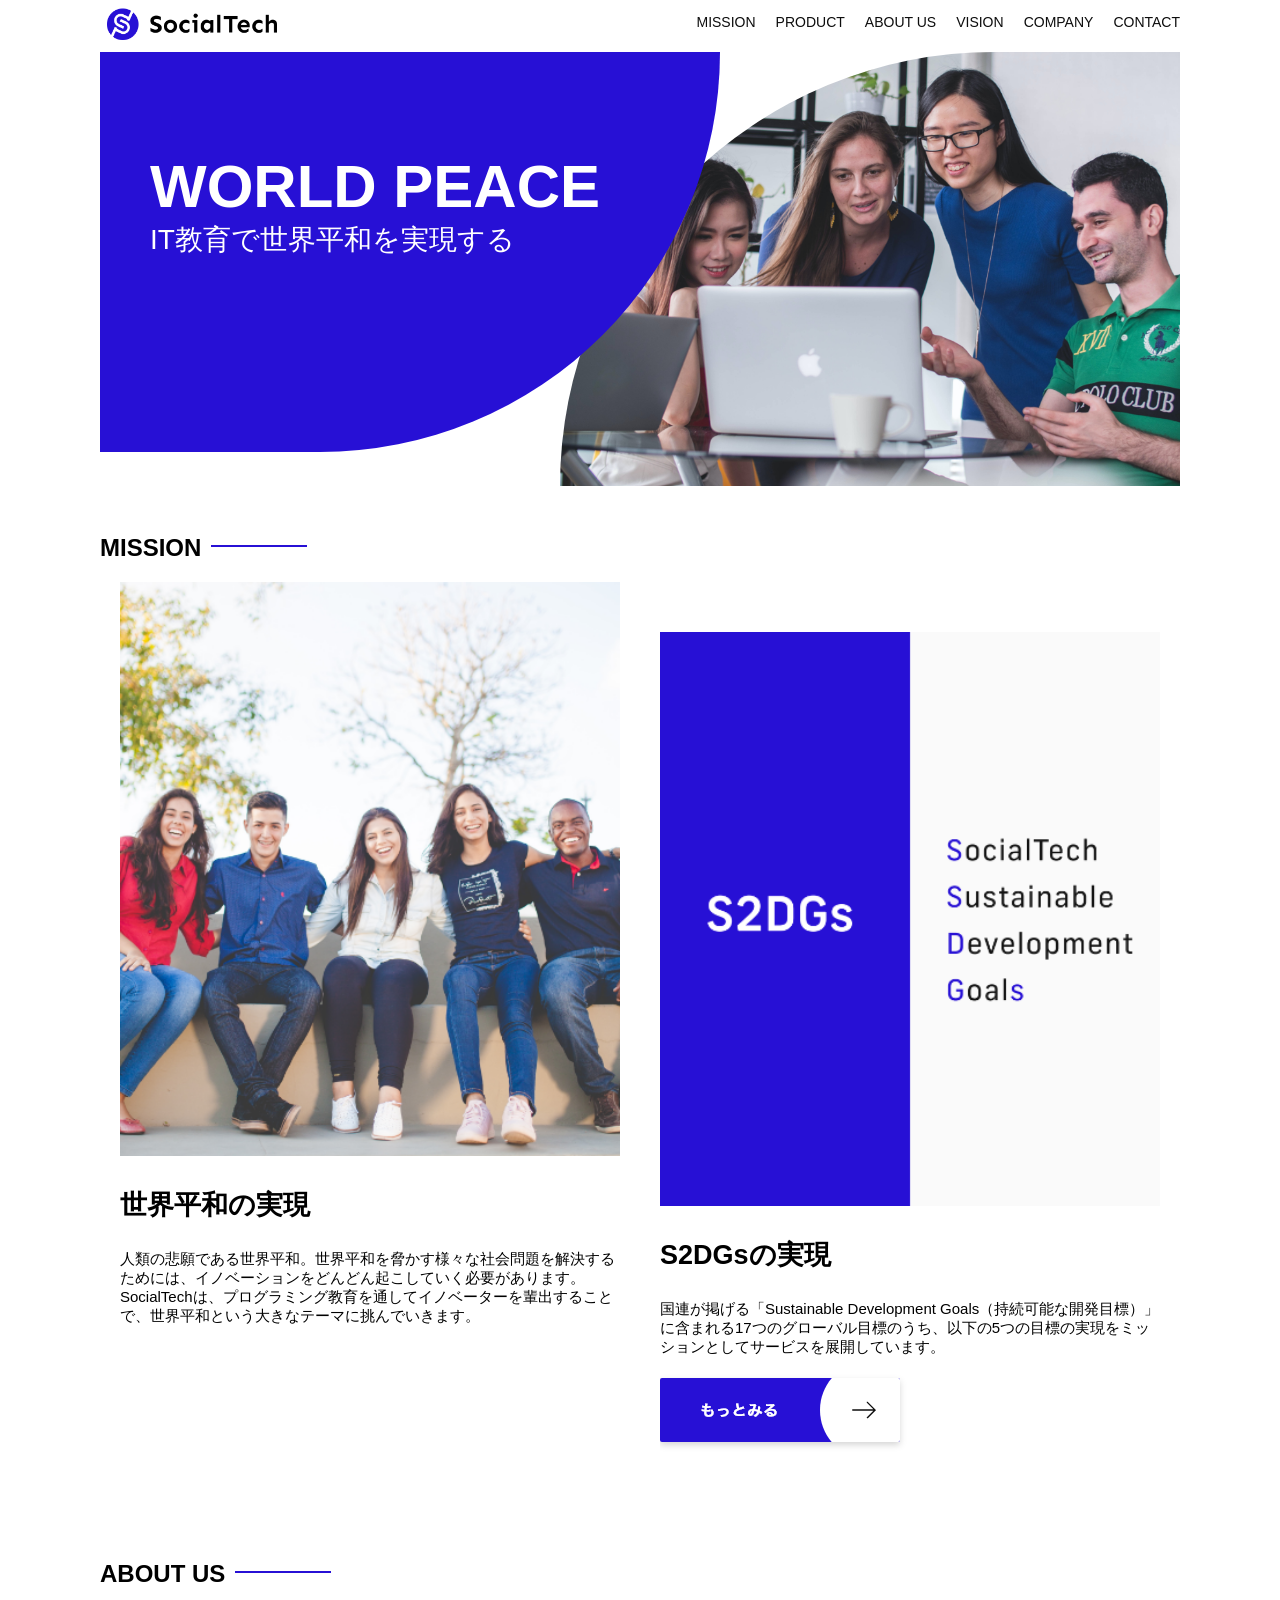
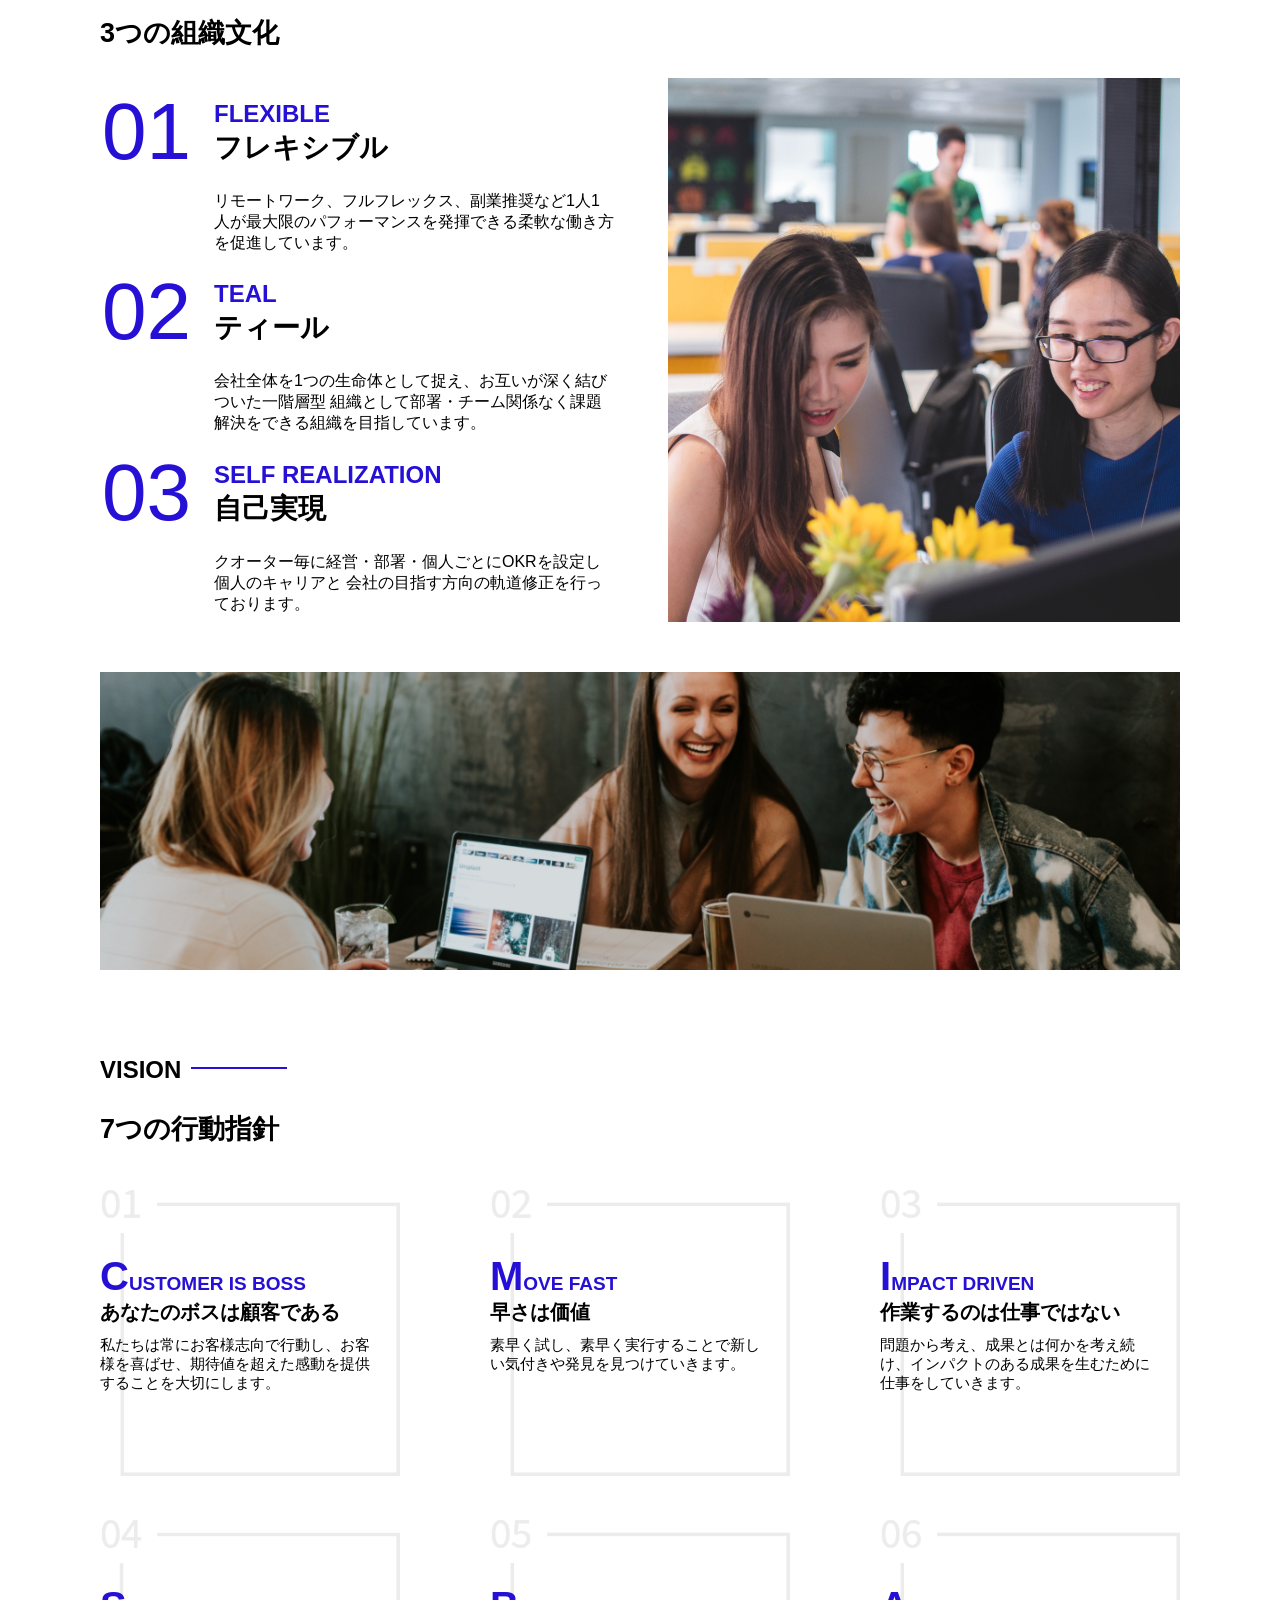
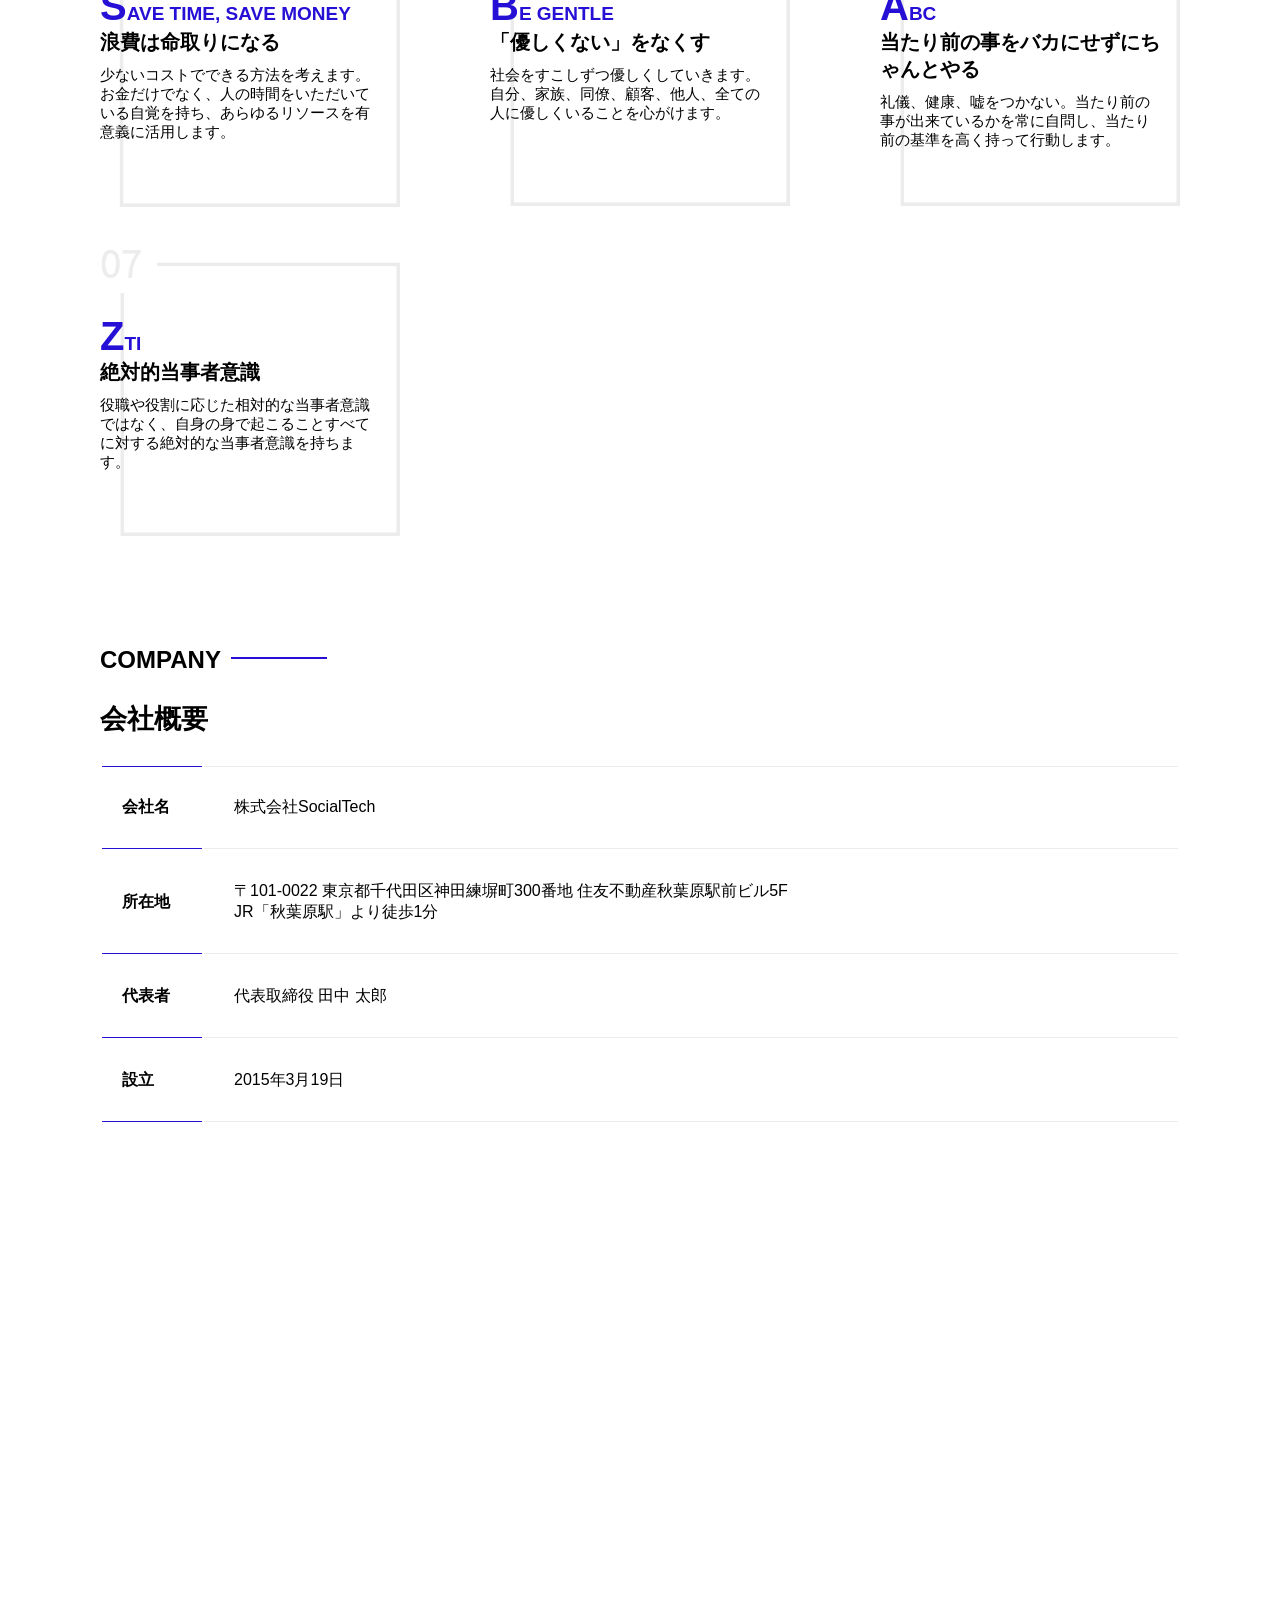
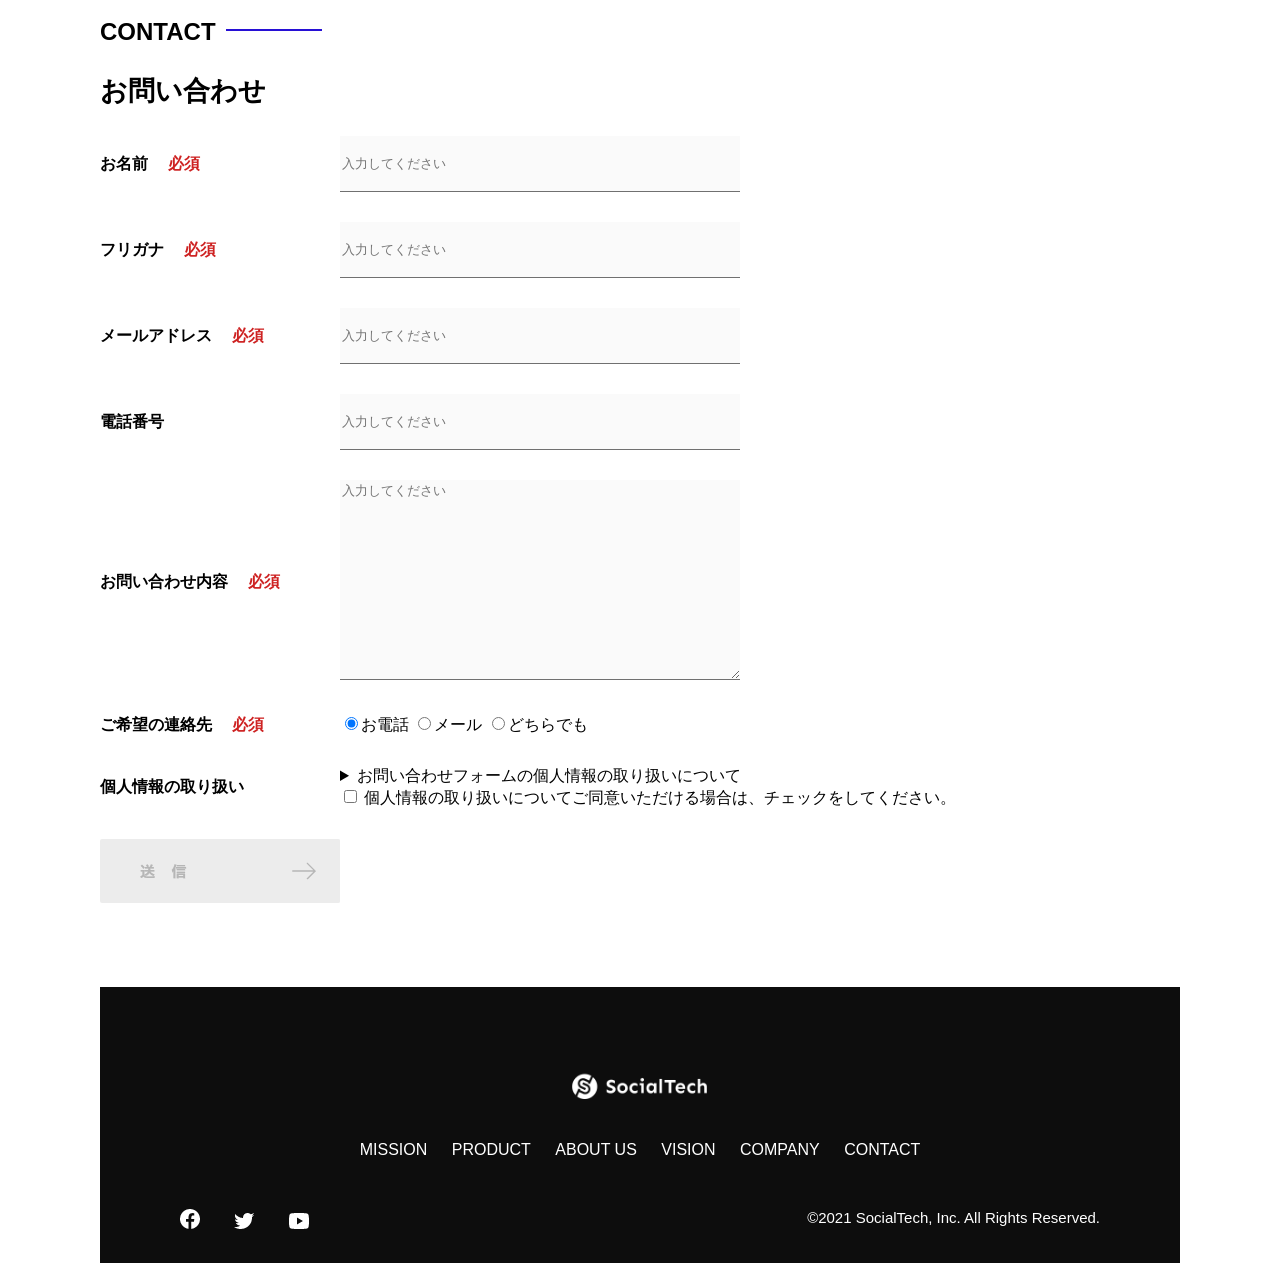
<file: index.html>
<!DOCTYPE html>
 <html>
 <head>
    <title>SocialTech</title>
     <meta charset="UTF-8">
     <meta name="description" content="SocialTechはEdTech業界のリーディングカンパニーを目指します。">
       <meta name="viewport" content="width=device-width, initial-scale=1.0">
        <link rel="stylesheet" href="style.css">
 </head>
 <body>
    <header>
       <a href="index.html" id="logo"><img src="images/logo.png" alt="トップページに戻る"></a>
     <nav id="nav-pc">
       <ul>
        <li><a href="mission.html">MISSION</a></li>
        <li><a href="product.html">PRODUCT</a></li>
        <li><a href="index.html#aboutus">ABOUT US</a></li>
        <li><a href="index.html#vision">VISION</a></li>
        <li><a href="index.html#company">COMPANY</a></li>
        <li><a href="index.html#contact">CONTACT</a></li>
       </ul>
   </nav>
   <button id="menu-sp" onclick="document.getElementById('nav-sp').style.display = 'block'">
         <img src="images/button-menu.png" alt="ナビゲーションを開く">
       </button>
       <div id="nav-sp">
         <button id="close" onclick="document.getElementById('nav-sp').style.display = 'none'">
           <img src="images/button-close.png" alt="ナビゲーションを閉じる">
         </button>

         <nav>
           <ul>
             <li>
               <a id="logo-sp" href="index.html" onclick="document.getElementById('nav-sp').style.display = 'none'"><img src="images/logo-sp.png" alt="トップページに戻る"></a>
             </li>
             <li><a class="menu" href="mission.html" onclick="document.getElementById('nav-sp').style.display = 'none'">MISSION</a></li>
             <li><a class="menu" href="product.html" onclick="document.getElementById('nav-sp').style.display = 'none'">PRODUCT</a></li>
             <li><a class="menu" href="index.html#aboutus" onclick="document.getElementById('nav-sp').style.display = 'none'">ABOUT US</a></li>
             <li><a class="menu" href="index.html#vision" onclick="document.getElementById('nav-sp').style.display = 'none'">VISION</a></li>
             <li><a class="menu" href="index.html#company" onclick="document.getElementById('nav-sp').style.display = 'none'">COMPANY</a></li>
             <li><a class="menu" href="index.html#contact" onclick="document.getElementById('nav-sp').style.display = 'none'">CONTACT</a></li>
           </ul>
         </nav>
         <div id="sns">
           <a href="https://www.facebook.com/sejuku2013">
             <img src="images/button-facebook.png" alt="Facebookのリンク">
           </a>
           <a href="https://twitter.com/samuraijuku">
             <img src="images/button-twitter.png" alt="Twitterのリンク">
           </a>
           <a href="https://www.youtube.com/channel/UCCFOQO5aDK0xXam4cUQXT8g">
             <img src="images/button-youtube.png" alt="YouTubeのリンク">
           </a>
         </div>
       </div>
  </header>
   <main>
    <article>
        <section id="main-visual">
            <div id="main-message">
            <h1>WORLD PEACE</h1>
            <p>IT教育で世界平和を実現する</p>
        </div>
        <img src="images/index/index-main.png" alt="PCの周りに集まる多国籍の仲間たち">
      </section>
      <section id="mission">
        <h2 class="index-h2">MISSION</h2>
        <div id="mission-flex">
          <div>
           <img id="mission-photo" src="images/index/index-mission.png" alt="屋外のベンチで写真を撮影する多国籍の仲間たち">
            <h3>世界平和の実現</h3>
            <p>
              人類の悲願である世界平和。世界平和を脅かす様々な社会問題を解決するためには、イノベーションをどんどん起こしていく必要があります。SocialTechは、プログラミング教育を通してイノベーターを輩出することで、世界平和という大きなテーマに挑んでいきます。
            </p>
          </div>
          <div>
          <img id="s2dgs" src="images/index/s2dgs.png" alt="S2DGs">
            <h3>S2DGsの実現</h3>
            <p>国連が掲げる「Sustainable Development Goals（持続可能な開発目標）」に含まれる17つのグローバル目標のうち、以下の5つの目標の実現をミッションとしてサービスを展開しています。</p>
            <a href="mission.html">
              <img src="images/button-more.png" alt="もっとみる">
            </a>
        </div>
      </section>
      <section id="aboutus">
        <h2 class="index-h2">ABOUT US</h2>
        <h3>3つの組織文化</h3>
        <div>
          <table class="culture-table">
            <tr>
              <td class="culture-num">01</td>
              <th><span class="culture-en">FLEXIBLE</span><br>フレキシブル</th>
            </tr>
            <tr>
              <td>
                <!--空のセル-->
              </td>
              <td class="culture-description">リモートワーク、フルフレックス、副業推奨など1人1人が最大限のパフォーマンスを発揮できる柔軟な働き方を促進しています。</td>
            </tr>
            <tr>
              <td class="culture-num">02</td>
              <th><span class="culture-en">TEAL</span><br>ティール</th>
            </tr>
            <tr>
              <td>
                <!--空のセル-->
              </td>
              <td class="culture-description">会社全体を1つの生命体として捉え、お互いが深く結びついた一階層型 組織として部署・チーム関係なく課題解決をできる組織を目指しています。</td>
            </tr>
            <tr>
              <td class="culture-num">03</td>
              <th><span class="culture-en">SELF REALIZATION</span><br>自己実現</th>
            </tr>
            <tr>
              <td>
                <!--空のセル-->
              </td>
              <td class="culture-description">クオーター毎に経営・部署・個人ごとにOKRを設定し個人のキャリアと 会社の目指す方向の軌道修正を行っております。</td>
            </tr>
          </table>
          <img class="culture-img" src="images/index/index-aboutus1.png" alt="笑顔で話し合う2人の女性">
        </div>
        <img class="culture-img2" src="images/index/index-aboutus2.png" alt="笑顔で話し合う3人の男女">
      </section>
       <section id="vision">
        <h2 class="index-h2">VISION</h2>
        <h3>7つの行動指針</h3>
        <div>
            <div class="vision-box">
               <img src="images/index/vision-01.png" alt="01">
               <div>
                 <h4>CUSTOMER IS BOSS</h4>
                 <h5>あなたのボスは顧客である</h5>
                 <p>私たちは常にお客様志向で行動し、お客様を喜ばせ、期待値を超えた感動を提供することを大切にします。</p>
               </div>
             </div>
             <div class="vision-box">
               <img src="images/index/vision-02.png" alt="02">
               <div>
                 <h4>MOVE FAST</h4>
                 <h5>早さは価値</h5>
                 <p>素早く試し、素早く実行することで新しい気付きや発見を見つけていきます。</p>
               </div>
             </div>
             <div class="vision-box">
               <img src="images/index/vision-03.png" alt="03">
               <div>
                 <h4>IMPACT DRIVEN</h4>
                 <h5>作業するのは仕事ではない</h5>
                 <p>問題から考え、成果とは何かを考え続け、インパクトのある成果を生むために仕事をしていきます。</p>
               </div>
             </div>
             <div class="vision-box">
               <img src="images/index/vision-04.png" alt="04">
               <div>
                 <h4>SAVE TIME, SAVE MONEY</h4>
                 <h5>浪費は命取りになる</h5>
                 <p>少ないコストでできる方法を考えます。お金だけでなく、人の時間をいただいている自覚を持ち、あらゆるリソースを有意義に活用します。</p>
               </div>
             </div>
             <div class="vision-box">
               <img src="images/index/vision-05.png" alt="05">
               <div>
                 <h4>BE GENTLE</h4>
                 <h5>「優しくない」をなくす</h5>
                 <p>社会をすこしずつ優しくしていきます。自分、家族、同僚、顧客、他人、全ての人に優しくいることを心がけます。</p>
               </div>
             </div>
             <div class="vision-box">
               <img src="images/index/vision-06.png" alt="06">
               <div>
                 <h4>ABC</h4>
                 <h5>当たり前の事をバカにせずにちゃんとやる</h5>
                 <p>礼儀、健康、嘘をつかない。当たり前の事が出来ているかを常に自問し、当たり前の基準を高く持って行動します。</p>
               </div>
             </div>
             <div class="vision-box">
               <img src="images/index/vision-07.png" alt="07">
               <div>
                 <h4>ZTI</h4>
                 <h5>絶対的当事者意識</h5>
                 <p>役職や役割に応じた相対的な当事者意識ではなく、自身の身で起こることすべてに対する絶対的な当事者意識を持ちます。</p>
               </div>
             </div>
        </div>
      </section>
       <section id="company">
        <h2 class="index-h2">COMPANY</h2>
        <h3>会社概要</h3>
        <table id="company-table">
             <tr>
               <th class="tableheader tableheader-first">会社名</th>
               <td class="cell cell-first">株式会社SocialTech</td>
             </tr>
             <tr>
               <th class="tableheader">所在地</th>
               <td class="cell">〒101-0022 東京都千代田区神田練塀町300番地 住友不動産秋葉原駅前ビル5F<br>JR「秋葉原駅」より徒歩1分</td>
             </tr>
             <tr>
               <th class="tableheader">代表者</th>
               <td class="cell">代表取締役 田中 太郎</td>
             </tr>
             <tr>
               <th class="tableheader">設立</th>
               <td class="cell">2015年3月19日</td>
             </tr>
           </table>
           <iframe src="https://www.google.com/maps/embed?pb=!1m18!1m12!1m3!1d3240.0688551336807!2d139.7720776771055!3d35.69992317258124!2m3!1f0!2f0!3f0!3m2!1i1024!2i768!4f13.1!3m3!1m2!1s0x60188fee13660e23%3A0x77137876edf742ac!2z5L2P5Y-L5LiN5YuV55Sj56eL6JGJ5Y6f6aeF5YmN44OT44Or!5e0!3m2!1sja!2sjp!4v1704858013291!5m2!1sja!2sjp" 
 style="border: 0" allowfullscreen="" loading="lazy">
 </iframe>
      </section>
      <section id="contact">
        <h2 class="index-h2">CONTACT</h2>
        <h3>お問い合わせ</h3>
        <form>
          <div>
            <div class="contact-heading">
              <label class="contact-label">お名前<span class="contact-span">必須</span></label>
            </div>
            <div>
              <input type="text" name="name" placeholder="入力してください" class="contact-textbox">
            </div>
          </div>
          <div>
            <div class="contact-heading">
              <label class="contact-label">フリガナ<span class="contact-span">必須</span></label>
            </div>
            <div>
              <input type="text" name="hurigana" placeholder="入力してください" class="contact-textbox">
            </div>
          </div>
          <div>
            <div class="contact-heading">
              <label class="contact-label">メールアドレス<span class="contact-span">必須</span></label>
            </div>
            <div>
              <input type="text" name="email" placeholder="入力してください" class="contact-textbox">
            </div>
          </div>
          <div>
            <div class="contact-heading">
              <label class="contact-label">電話番号</label>
            </div>
            <div>
              <input type="text" name="tel" placeholder="入力してください" class="contact-textbox">
            </div>
          </div>
          <div>
            <div class="contact-heading">
              <label class="contact-label">お問い合わせ内容<span class="contact-span">必須</span></label>
            </div>
            <div>
              <textarea class="contact-textarea" placeholder="入力してください" name="message"></textarea>
            </div>
          </div>
          <div>
            <div class="contact-heading">
              <label class="contact-label">ご希望の連絡先<span class="contact-span">必須</span></label>
            </div>
            <div>
              <input class="radiobutton" type="radio" value="tel" name="contact" checked><label>お電話</label>
              <input class="radiobutton" type="radio" value="mail" name="contact"><label>メール</label>
              <input class="radiobutton" type="radio" value="both" name="contact"><label>どちらでも</label>
            </div>
          </div>
          <div>
               <div class="contact-heading">
                 <label class="contact-label">個人情報の取り扱い</label>
               </div>
               <div>
                 <details>
                   <summary>お問い合わせフォームの個人情報の取り扱いについて</summary>
                   <div>
                     <dl>
                       <dt>１．組織の名称又は氏名</dt>
                       <dd>株式会社SocialTech</dd>
                       <dt>２．個人情報保護管理者（若しくはその代理人）の氏名又は職名、所属及び連絡先</dt>
                       <dd>
                         <p>鈴木 一郎 コーポレート部</p>
                         <p>メールアドレス：samurai@example.com</p>
                         <p>TEL：03-1234-5678</p>
                       </dd>
                       <dt>３．個人情報の利用目的</dt>
                       <dd>
                         <ul>
                           <li>本サービス及び本サービスに関連する情報の提供又はそれらに関する連絡のため</li>
                           <li>ユーザーの本人確認のため</li>
                           <li>当社サービスのご案内のため</li>
                           <li>当社の商品等の広告または宣伝（電子メールによるものを含むものとします。）</li>
                         </ul>
                       </dd>
                       <dt>４．個人情報の取り扱い業務の委託</dt>
                       <dd>個人情報の取扱業務の全部または一部を外部に業務委託する場合があります。その際、弊社は、個人情報を適切に保護できる管理体制を敷き実行していることを条件として委託先を厳選したうえで、機密保持契約を委託先と締結し、お客様の個人情報を厳密に管理させます。</dd>
                       <dt>５．個人情報の開示等の請求</dt>
                       <dd>
                         お客様は、弊社に対してご自身の個人情報の開示等（利用目的の通知、開示、内容の訂正・追加・削除、利用の停止または消去、第三者への提供の停止）に関して、当社問合わせ窓口に申し出ることができます。<br>
                         その際、弊社はお客様ご本人を確認させていただいたうえで、合理的な期間内に対応いたします。<br>
                         なお、個人情報に関する弊社問合わせ先は、次の通りです。
                       </dd>
                       <dd>
                         <p>株式会社SocialTech　個人情報問合せ窓口</p>
                         <p>〒150-0043　東京都千代田区神田練塀町300番地 住友不動産秋葉原駅前ビル5F</p>
                         <p>メールアドレス：samurai@example.com　TEL：03-1234-5678</p>
                       </dd>
 
                       <dt>６．個人情報を提供されることの任意性について</dt>
                       <dd>お客様がご自身の個人情報を弊社に提供されるか否かは、お客様のご判断によりますが、もしご提供されない場合には、適切なサービスが提供できない場合がありますので予めご了承ください。</dd>
                     </dl>
                   </div>
                 </details>
                 <input type="checkbox" name="agree">
                 <span>個人情報の取り扱いについてご同意いただける場合は、チェックをしてください。</span>
               </div>
             </div>
             <input type="image" src="images/button-submit.png" alt="送信する">
        </form>
      </section>
    </article>
  </main>

   <footer>
      <div id="footer-logo">
        <img src="images/logo-sp.png" alt="SocialTech">
      </div>
      <div id="footer-link">
        <a href="mission.html">MISSION</a>
        <a href="product.html">PRODUCT</a>
        <a href="index.html#aboutus">ABOUT US</a>
        <a href="index.html#vision">VISION</a>
        <a href="index.html#company">COMPANY</a>
        <a href="index.html#contact">CONTACT</a>
      </div>
      <div id="sns-footer">
         <div class="sns-btns">
           <a href="https://www.facebook.com/sejuku2013"><img src="images/button-facebook.png" alt="Facebookのリンク"></a>
           <a href="https://twitter.com/samuraijuku"><img src="images/button-twitter.png" alt="Twitterのリンク"></a>
           <a href="https://www.youtube.com/channel/UCCFOQO5aDK0xXam4cUQXT8g"><img src="images/button-youtube.png" alt="YouTubeのリンク"></a>
         </div>
         <p id="copyright">&copy;2021 SocialTech, Inc. All Rights Reserved.</p>
       </div>
    </footer>
 </body>
 </html>
</file>
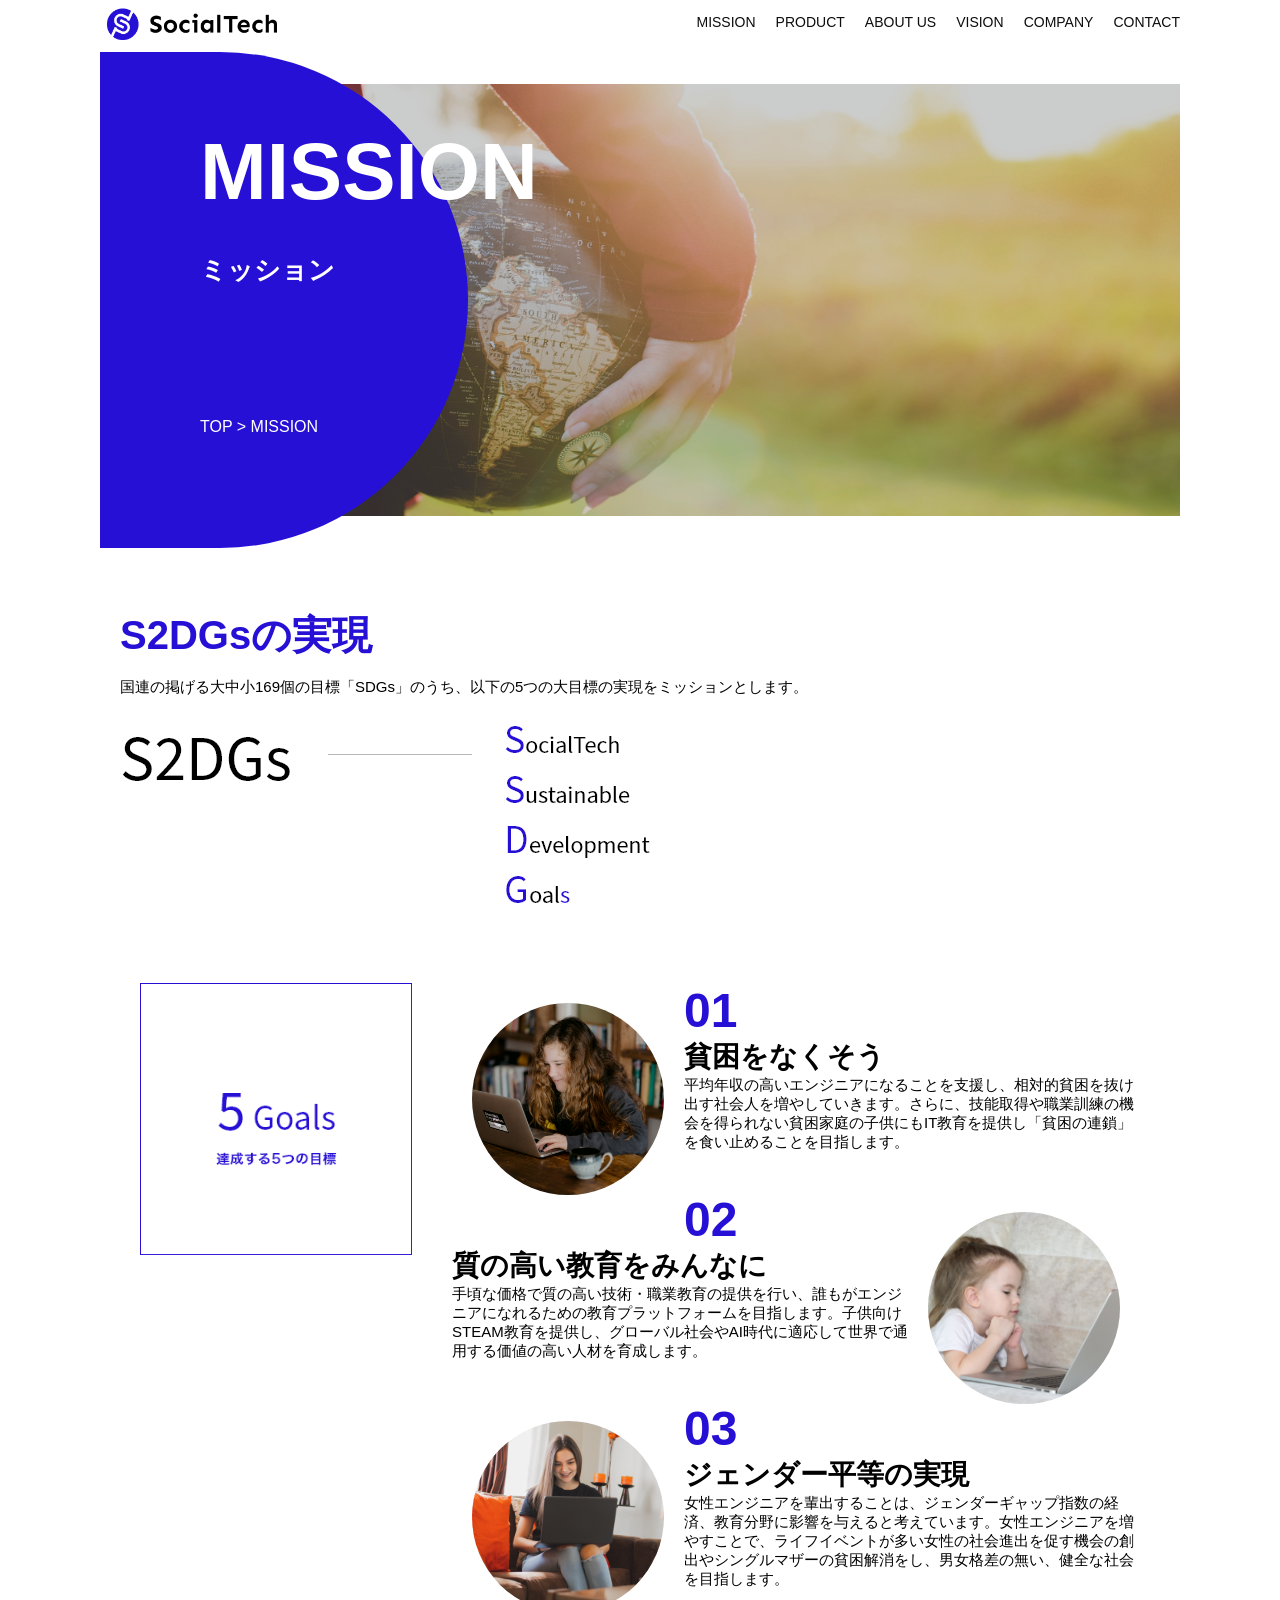
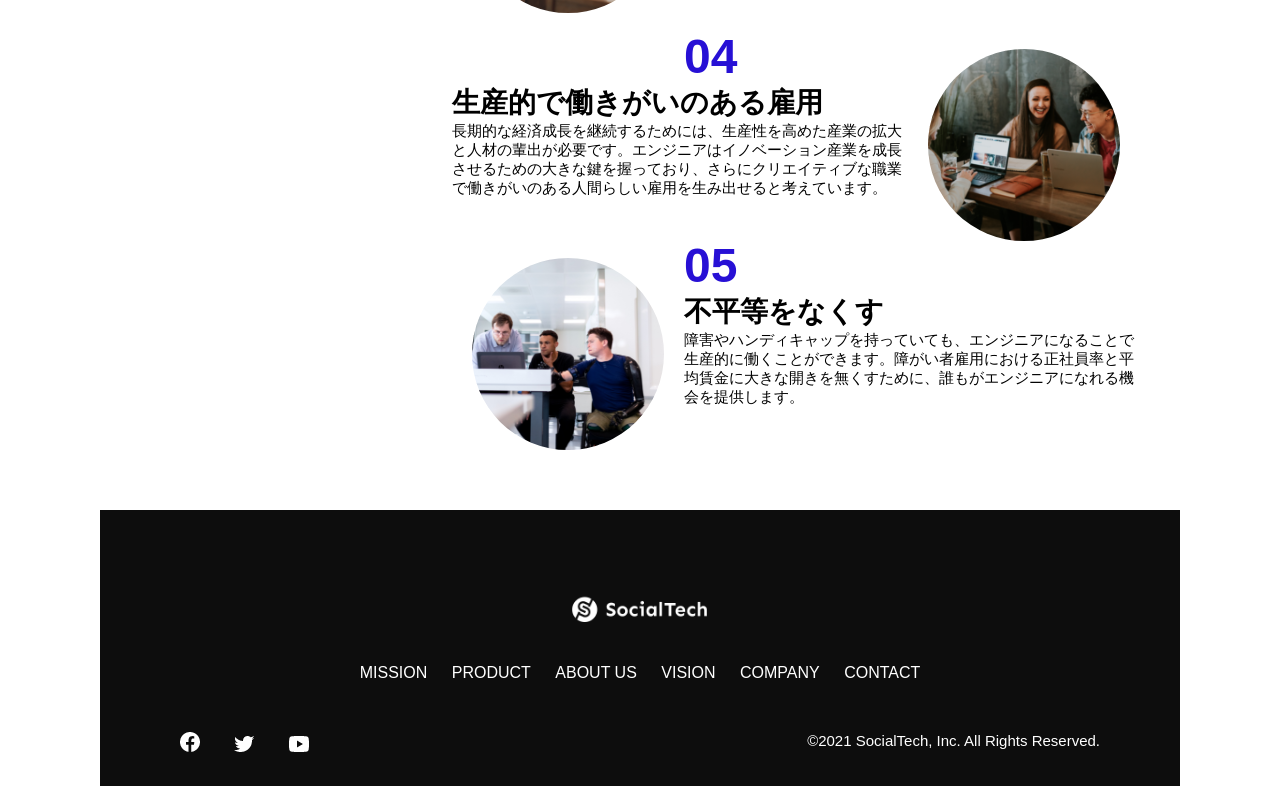
<file: mission.html>
<!DOCTYPE html>
<html>
  <head>
     <title>SocialTech - MISSION ミッション -</title>
    <meta charset="utf-8">
    <meta name="description" content="SocialTechが目指す5つの目標（S2DGs）を紹介します">
    <meta name="viewport" content="width=device-width, initial-scale=1.0">
    <link rel="stylesheet" href="style.css">
  </head>

  <body>
    <!-- ヘッダー -->
    <header>
      <!-- ロゴ -->
      <a href="index.html" id="logo">
        <img src="images/logo.png" alt="トップページに戻る">
      </a>

      <!-- PC用ナビゲーション -->
      <nav id="nav-pc">
        <ul>
          <li><a href="mission.html">MISSION</a></li>
          <li><a href="product.html">PRODUCT</a></li>
          <li><a href="index.html#aboutus">ABOUT US</a></li>
          <li><a href="index.html#vision">VISION</a></li>
          <li><a href="index.html#company">COMPANY</a></li>
          <li><a href="index.html#contact">CONTACT</a></li>
        </ul>
      </nav>

      <!-- スマホ用メニューボタン -->
      <button id="menu-sp" onclick="document.getElementById('nav-sp').style.display = 'block'">
        <img src="images/button-menu.png" alt="ナビゲーションを開く">
      </button>

      <!-- スマホ用ナビゲーション -->
      <div id="nav-sp">
        <button id="close" onclick="document.getElementById('nav-sp').style.display = 'none'">
          <img src="images/button-close.png" alt="ナビゲーションを閉じる">
        </button>

        <nav>
          <ul>
            <li>
              <a id="logo-sp" href="index.html" onclick="document.getElementById('nav-sp').style.display = 'none'"><img src="images/logo-sp.png" alt="トップページに戻る"></a>
            </li>
            <li><a class="menu" href="mission.html" onclick="document.getElementById('nav-sp').style.display = 'none'">MISSION</a></li>
            <li><a class="menu" href="product.html" onclick="document.getElementById('nav-sp').style.display = 'none'">PRODUCT</a></li>
            <li><a class="menu" href="index.html#aboutus" onclick="document.getElementById('nav-sp').style.display = 'none'">ABOUT US</a></li>
            <li><a class="menu" href="index.html#vision" onclick="document.getElementById('nav-sp').style.display = 'none'">VISION</a></li>
            <li><a class="menu" href="index.html#company" onclick="document.getElementById('nav-sp').style.display = 'none'">COMPANY</a></li>
            <li><a class="menu" href="index.html#contact" onclick="document.getElementById('nav-sp').style.display = 'none'">CONTACT</a></li>
          </ul>
        </nav>
        <div id="sns">
          <a href="https://www.facebook.com/sejuku2013">
            <img src="images/button-facebook.png" alt="Facebookのリンク">
          </a>
          <a href="https://twitter.com/samuraijuku">
            <img src="images/button-twitter.png" alt="Twitterのリンク">
          </a>
          <a href="https://www.youtube.com/channel/UCCFOQO5aDK0xXam4cUQXT8g">
            <img src="images/button-youtube.png" alt="YouTubeのリンク">
          </a>
        </div>
      </div>
    </header>

    <main>
      <article>
         <section id="mission-main">
           <div class="mission-main-inner">
             <div id="mission-title">
               <h1>MISSION<br><span>ミッション</span></h1>
               <p>TOP > MISSION</p>
             </div>
           </div>
         </section>
         <section id="mission-s2dgs">
            <h2 class="mission-h2">S2DGsの実現</h2>
            <p>国連の掲げる大中小169個の目標「SDGs」のうち、以下の5つの大目標の実現をミッションとします。</p>
            <img src="images/mission/mission-s2dgs.png" alt="S2DGs">
          </section>
<section id="mission-five-goals">
           <div class="five-goals-image">
             <img src="images/mission/mission-5goals.png" alt="5Goals">
           </div>
 <div class="five-goals-read">
             <div>
               <img class="fivegoals-image-left" src="images/mission/mission-5goals01.png" alt="PCを操作する女の子">
               <span class="fivegoals-number">01</span>
               <h3 class="fivegoals-h3">貧困をなくそう</h3>
               <p class="fivegoals-p">平均年収の高いエンジニアになることを支援し、相対的貧困を抜け出す社会人を増やしていきます。さらに、技能取得や職業訓練の機会を得られない貧困家庭の子供にもIT教育を提供し「貧困の連鎖」を食い止めることを目指します。</p>
             </div>
             <div>
               <img class="fivegoals-image-right" src="images/mission/mission-5goals02.png" alt="PCを見つめる小さい女の子">
               <span class="fivegoals-number">02</span>
               <h3 class="fivegoals-h3">質の高い教育をみんなに</h3>
               <p class="fivegoals-p">手頃な価格で質の高い技術・職業教育の提供を行い、誰もがエンジニアになれるための教育プラットフォームを目指します。子供向けSTEAM教育を提供し、グローバル社会やAI時代に適応して世界で通用する価値の高い人材を育成します。</p>
             </div>
             <div>
               <img class="fivegoals-image-left" src="images/mission/mission-5goals03.png" alt="PCを操作する女性">
               <span class="fivegoals-number">03</span>
               <h3 class="fivegoals-h3">ジェンダー平等の実現</h3>
               <p class="fivegoals-p">女性エンジニアを輩出することは、ジェンダーギャップ指数の経済、教育分野に影響を与えると考えています。女性エンジニアを増やすことで、ライフイベントが多い女性の社会進出を促す機会の創出やシングルマザーの貧困解消をし、男女格差の無い、健全な社会を目指します。</p>
             </div>
             <div>
               <img class="fivegoals-image-right" src="images/mission/mission-5goals04.png" alt="笑顔で話し合う3人の男女">
               <span class="fivegoals-number">04</span>
               <h3 class="fivegoals-h3">生産的で働きがいのある雇用</h3>
               <p class="fivegoals-p">長期的な経済成長を継続するためには、生産性を高めた産業の拡大と人材の輩出が必要です。エンジニアはイノベーション産業を成長させるための大きな鍵を握っており、さらにクリエイティブな職業で働きがいのある人間らしい雇用を生み出せると考えています。</p>
             </div>
             <div>
               <img class="fivegoals-image-left" src="images/mission/mission-5goals05.png" alt="障害を持つ男性が生き生きと働く様子">
               <span class="fivegoals-number">05</span>
               <h3 class="fivegoals-h3">不平等をなくす</h3>
               <p class="fivegoals-p">障害やハンディキャップを持っていても、エンジニアになることで生産的に働くことができます。障がい者雇用における正社員率と平均賃金に大きな開きを無くすために、誰もがエンジニアになれる機会を提供します。</p>
             </div>
           </div>
         </section>
      </article>
    </main>

    <footer>
      <div id="footer-logo">
        <img src="images/logo-sp.png" alt="SocialTech">
      </div>
      <div id="footer-link">
        <a href="mission.html">MISSION</a>
        <a href="product.html">PRODUCT</a>
        <a href="index.html#aboutus">ABOUT US</a>
        <a href="index.html#vision">VISION</a>
        <a href="index.html#company">COMPANY</a>
        <a href="index.html#contact">CONTACT</a>
      </div>
      <div id="sns-footer">
        <div class="sns-btns">
          <a href="https://www.facebook.com/sejuku2013"><img src="images/button-facebook.png" alt="Facebookのリンク"></a>
          <a href="https://twitter.com/samuraijuku"><img src="images/button-twitter.png" alt="Twitterのリンク"></a>
          <a href="https://www.youtube.com/channel/UCCFOQO5aDK0xXam4cUQXT8g"><img src="images/button-youtube.png" alt="YouTubeのリンク"></a>
        </div>
        <p id="copyright">&copy;2021 SocialTech, Inc. All Rights Reserved.</p>
      </div>
    </footer>

  </body>
</html>
</file>
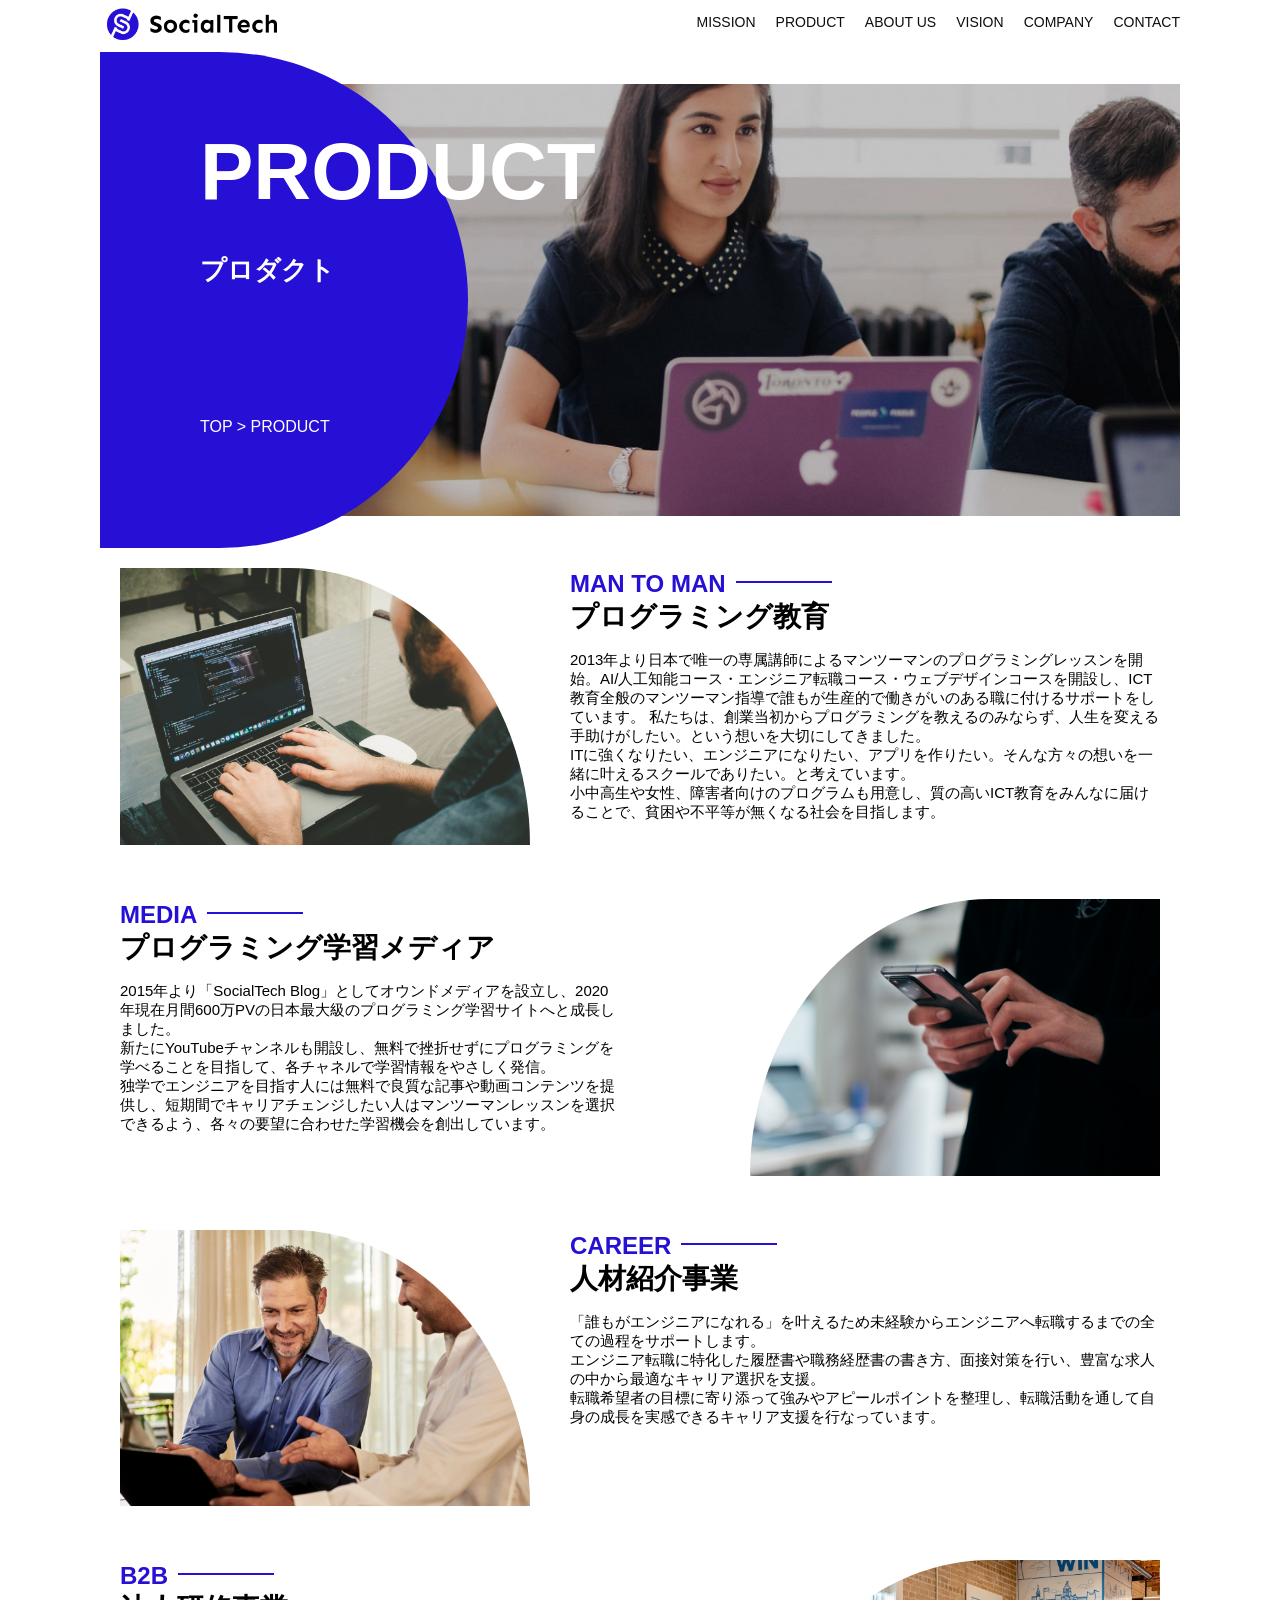
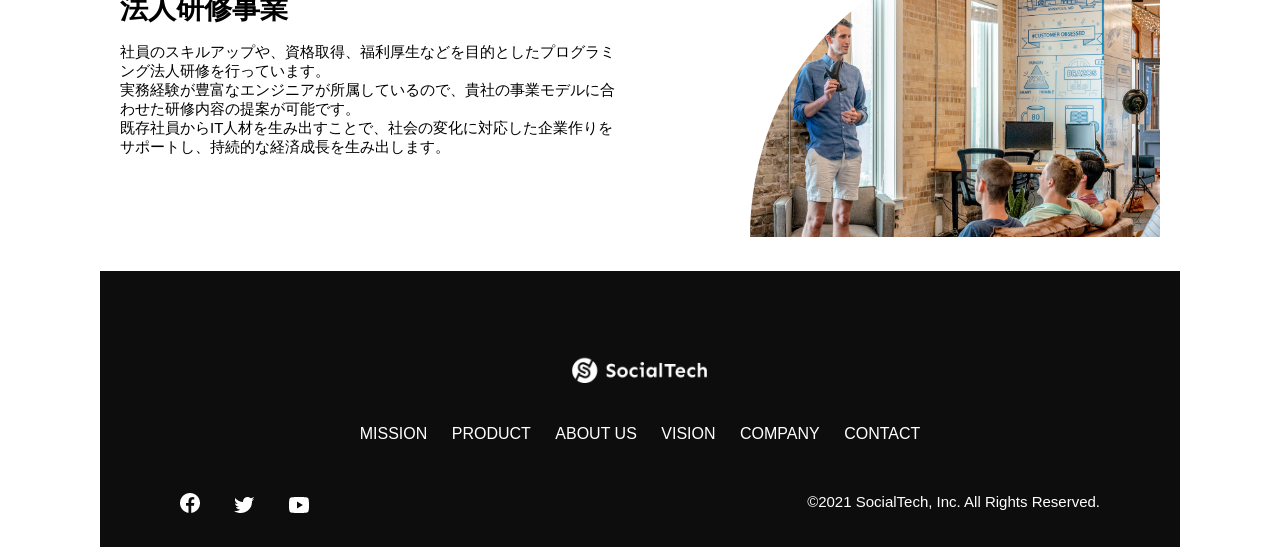
<file: product.html>
<!DOCTYPE html>
<html>
  <head>
    <title>SocialTech -PRODUCT プロダクト-</title>
    <meta charset="utf-8">
   <meta name="description" content="SocialTechの4つのプロダクトを紹介します">
    <meta name="viewport" content="width=device-width, initial-scale=1.0">
    <link rel="stylesheet" href="style.css">
  </head>

  <body>
    <!-- ヘッダー -->
    <header>
      <!-- ロゴ -->
      <a href="index.html" id="logo">
        <img src="images/logo.png" alt="トップページに戻る">
      </a>

      <!-- PC用ナビゲーション -->
      <nav id="nav-pc">
        <ul>
          <li><a href="mission.html">MISSION</a></li>
          <li><a href="product.html">PRODUCT</a></li>
          <li><a href="index.html#aboutus">ABOUT US</a></li>
          <li><a href="index.html#vision">VISION</a></li>
          <li><a href="index.html#company">COMPANY</a></li>
          <li><a href="index.html#contact">CONTACT</a></li>
        </ul>
      </nav>

      <!-- スマホ用メニューボタン -->
      <button id="menu-sp" onclick="document.getElementById('nav-sp').style.display = 'block'">
        <img src="images/button-menu.png" alt="ナビゲーションを開く">
      </button>

      <!-- スマホ用ナビゲーション -->
      <div id="nav-sp">
        <button id="close" onclick="document.getElementById('nav-sp').style.display = 'none'">
          <img src="images/button-close.png" alt="ナビゲーションを閉じる">
        </button>

        <nav>
          <ul>
            <li>
              <a id="logo-sp" href="index.html" onclick="document.getElementById('nav-sp').style.display = 'none'"><img src="images/logo-sp.png" alt="トップページに戻る"></a>
            </li>
            <li><a class="menu" href="mission.html" onclick="document.getElementById('nav-sp').style.display = 'none'">MISSION</a></li>
            <li><a class="menu" href="product.html" onclick="document.getElementById('nav-sp').style.display = 'none'">PRODUCT</a></li>
            <li><a class="menu" href="index.html#aboutus" onclick="document.getElementById('nav-sp').style.display = 'none'">ABOUT US</a></li>
            <li><a class="menu" href="index.html#vision" onclick="document.getElementById('nav-sp').style.display = 'none'">VISION</a></li>
            <li><a class="menu" href="index.html#company" onclick="document.getElementById('nav-sp').style.display = 'none'">COMPANY</a></li>
            <li><a class="menu" href="index.html#contact" onclick="document.getElementById('nav-sp').style.display = 'none'">CONTACT</a></li>
          </ul>
        </nav>
        <div id="sns">
          <a href="https://www.facebook.com/sejuku2013">
            <img src="images/button-facebook.png" alt="Facebookのリンク">
          </a>
          <a href="https://twitter.com/samuraijuku">
            <img src="images/button-twitter.png" alt="Twitterのリンク">
          </a>
          <a href="https://www.youtube.com/channel/UCCFOQO5aDK0xXam4cUQXT8g">
            <img src="images/button-youtube.png" alt="YouTubeのリンク">
          </a>
        </div>
      </div>
    </header>

    <main>
      <article>
        <section id="product-main">
           <div class="product-main-inner">
             <div id="product-title">
               <h1>PRODUCT<br><span>プロダクト</span></h1>
               <p>TOP > PRODUCT</p>
             </div>
           </div>
         </section>
         <section class="product-section product-section-left">
           <div class="product-section-img">
             <img src="images/product/product-mantoman.png" alt="PCでコードを書く男性">
           </div>
           <div class="product-read">
             <h2 class="product-h2">MAN TO MAN</h2>
             <h3 class="product-h3">プログラミング教育</h3>
             <p>
               2013年より日本で唯一の専属講師によるマンツーマンのプログラミングレッスンを開始。AI/人工知能コース・エンジニア転職コース・ウェブデザインコースを開設し、ICT教育全般のマンツーマン指導で誰もが生産的で働きがいのある職に付けるサポートをしています。 私たちは、創業当初からプログラミングを教えるのみならず、人生を変える手助けがしたい。という想いを大切にしてきました。<br>ITに強くなりたい、エンジニアになりたい、アプリを作りたい。そんな方々の想いを一緒に叶えるスクールでありたい。と考えています。<br>小中高生や女性、障害者向けのプログラムも用意し、質の高いICT教育をみんなに届けることで、貧困や不平等が無くなる社会を目指します。
             </p>
           </div>
         </section>
 
         <section class="product-section product-section-right">
           <div class="product-read">
             <h2 class="product-h2">MEDIA</h2>
             <h3 class="product-h3">プログラミング学習メディア</h3>
             <p>2015年より「SocialTech Blog」としてオウンドメディアを設立し、2020年現在月間600万PVの日本最大級のプログラミング学習サイトへと成長しました。<br>新たにYouTubeチャンネルも開設し、無料で挫折せずにプログラミングを学べることを目指して、各チャネルで学習情報をやさしく発信。<br>独学でエンジニアを目指す人には無料で良質な記事や動画コンテンツを提供し、短期間でキャリアチェンジしたい人はマンツーマンレッスンを選択できるよう、各々の要望に合わせた学習機会を創出しています。</p>
           </div>
           <div class="product-section-img">
             <img src="images/product/product-media.png" alt="スマートフォンを操作する人">
           </div>
         </section>
 
         <section class="product-section product-section-left">
           <div class="product-section-img">
             <img src="images/product/product-career.png" alt="笑顔で話し合う2人の男性">
           </div>
           <div class="product-read">
             <h2 class="product-h2">CAREER</h2>
             <h3 class="product-h3">人材紹介事業</h3>
             <p>「誰もがエンジニアになれる」を叶えるため未経験からエンジニアへ転職するまでの全ての過程をサポートします。<br>エンジニア転職に特化した履歴書や職務経歴書の書き方、面接対策を行い、豊富な求人の中から最適なキャリア選択を支援。<br>転職希望者の目標に寄り添って強みやアピールポイントを整理し、転職活動を通して自身の成長を実感できるキャリア支援を行なっています。<br></p>
           </div>
         </section>
 
         <section class="product-section product-section-right">
           <div class="product-read">
             <h2 class="product-h2">B2B</h2>
             <h3 class="product-h3">法人研修事業</h3>
             <p>社員のスキルアップや、資格取得、福利厚生などを目的としたプログラミング法人研修を行っています。<br>実務経験が豊富なエンジニアが所属しているので、貴社の事業モデルに合わせた研修内容の提案が可能です。<br>既存社員からIT人材を生み出すことで、社会の変化に対応した企業作りをサポートし、持続的な経済成長を生み出します。</p>
           </div>
           <div class="product-section-img">
             <img src="images/product/product-b2b.png" alt="講演中の男性とそれを聴く人々">
           </div>
         </section>
      </article>
    </main>

    <footer>
      <div id="footer-logo">
        <img src="images/logo-sp.png" alt="SocialTech">
      </div>
      <div id="footer-link">
        <a href="mission.html">MISSION</a>
        <a href="product.html">PRODUCT</a>
        <a href="index.html#aboutus">ABOUT US</a>
        <a href="index.html#vision">VISION</a>
        <a href="index.html#company">COMPANY</a>
        <a href="index.html#contact">CONTACT</a>
      </div>
      <div id="sns-footer">
        <div class="sns-btns">
          <a href="https://www.facebook.com/sejuku2013"><img src="images/button-facebook.png" alt="Facebookのリンク"></a>
          <a href="https://twitter.com/samuraijuku"><img src="images/button-twitter.png" alt="Twitterのリンク"></a>
          <a href="https://www.youtube.com/channel/UCCFOQO5aDK0xXam4cUQXT8g"><img src="images/button-youtube.png" alt="YouTubeのリンク"></a>
        </div>
        <p id="copyright">&copy;2021 SocialTech, Inc. All Rights Reserved.</p>
      </div>
    </footer>
    
  </body>
</html>
</file>
<file: style.css>
/* PC、スマホ共通スタイル */
* {
  box-sizing: border-box;
}

p {
  font-size: 15px;
}

body {
  max-width: 1080px;
  margin: 0 auto 0 auto;
  font-family: "Source Sans Pro", "Hiragino Kaku Gothic ProN", Meiryo, Arial, sans-serif;
}
  
/* ヘッダー */
header {
  display: flex;
  justify-content: space-between;
}

/* ナビゲーションのレイアウト */
#nav-pc {
  font-size: 14px;
}

#nav-pc ul {
  display: flex;
  padding-left: 0;
}

#nav-pc li {
  list-style: none;
}

/* ナビゲーションのリンクの装飾設定 */
#nav-pc a {
  text-decoration: none;
  margin-left: 20px;
  color: #0d0d0d;
}

#nav-pc a:hover {
  text-decoration: underline;
}

/* スマホ用ナビを非表示 */
#nav-sp,
#menu-sp {
  display: none;
}

/* メインビジュアル*/
#main-visual {
  position: relative;
  height: 400px;
}

#main-message {
  position: absolute;
  top: 0;
  left: 0;
  background-color: #2710d5;
  color: #ffffff;
  border-radius: 0 0 476px 0;
  max-width: 620px;
  height: 100%;
  width: 100%;
  z-index: 11;
}

#main-message h1 {
  font-size: 60px;
  margin: 100px 0 0 50px;
}

#main-message > p {
  font-size: 28px;
  margin: 0 0 0 50px;
}

#main-visual > img {
  max-width: 620px;
  border-radius: 476px 0 0 0;
  position: absolute;
  top: 0;
  right: 0;
  z-index: 10;
}

/*見出し*/
h2 {
  margin: 40px 0 0 0;
}

h2::after {
  content: url("images/line.png");
  margin-left: 10px;
}

h3 {
  font-size: 27px;
}

/* ミッション */
#mission {
  margin: 80px auto 80px auto;
}

#mission-flex {
  display: flex;
}

#mission-flex > div {
  width: 50%;
  margin: 20px;
}

#mission-photo {
  width: 100%;
}

#s2dgs {
  margin-top: 50px;
  width: 100%;
}

/* プロダクト */
#product {
  background-color: #fafafa;
  margin: 80px 0 80px 0;
  padding: 10px 40px 0px 40px;
}

/* 外枠 */
#product .product-flex {
  margin-top: 40px;
  display: flex;
}

/* 左のカラム */
#product-left {
  width: 50%;
  margin-right: 20px;
}

/* 右のカラム */
#product-right {
  width: 50%;
  margin-left: 20px;
  margin-top: 80px;
}

/* 写真＋説明の枠 */
#product-left > div {
  position: relative;
  height: 480px;
  margin-right: 20px;
}

#product-right > div {
  position: relative;
  height: 480px;
  margin-left: 20px;
}

/* 写真*/
.product-photo {
  width: 100%;
}

/* 説明文の枠 */
.product-explain {
  background-color: #ffffff;
  position: absolute;
  left: 0;
  bottom: 50px;
  margin: 0 40px 0 40px;
  padding: 20px;
  box-shadow: 5px 5px 10px rgba(0, 0, 0, 0.05);
}

/* 説明文の英語 */
.product-explain > span {
  color: #2710d5;
  font-weight: bold;
  font-size: 16px;
  margin: 0px;
}

/* 説明文の見出し */
.product-explain > h3 {
  margin: 5px 0 5px 0;
}

/* 説明文 */
.product-explain > p {
  font-size: 14px;
  margin: 0;
}

/* もっと見るボタン */
#product-more {
  text-align: center;
}

#product-more a {
  position: relative;
  bottom: -42px;
}

/* ABOUT US */
#aboutus {
  margin: 80px auto 80px auto;
}

/* ３つの組織文化と写真を入れる枠 */
#aboutus > div {
  display: flex;
}

/* 写真 */
.culture-img {
  width: 50%;
  align-self: flex-start;
}

.culture-img2 {
  margin-top: 50px;
  width: 100%;
}

/* 3つの組織文化の表 */
.culture-table {
  margin-right: 50px;
}

/* 番号 */
.culture-num {
  font-size: 80px;
  color: #2710d5;
  padding: 0 20px 0 0;
}

/* 見出し */
.culture-table th {
  text-align: left;
  font-size: 28px;
  font-weight: bold;
}

/* 組織文化英語 */
.culture-en {
  color: #2710d5;
  font-size: 24px;
}

/* 説明文 */
.culture-description {
  margin: 0;
}

/* ビジョン */
#vision {
  margin: 80px auto 80px auto;
}

/* セクション内の外枠*/
#vision > div {
  display: flex;
  justify-content: space-between;
  flex-wrap: wrap;
}

/*7つの行動指針の枠*/
.vision-box {
  width: 300px;
  height: 300px;
  margin-bottom: 30px;
  position: relative;
}

.vision-box > img {
  width: 100%;
  position: relative;
  z-index: 30;
}

.vision-box > div {
  position: absolute;
  top: 0;
  left: 0;
  z-index: 31;
  margin-right: 20px;
}

.vision-box > div > h4 {
  color: #2710d5;
  font-size: 19px;
  margin: 80px 0 0 0;
}

.vision-box > div > h4::first-letter {
  font-size: 40px;
}

.vision-box > div > h5 {
  font-size: 20px;
  margin: 0 0 0 0;
}

.vision-box > div > p {
  margin: 10px 0 0 0;
}

/*会社概要*/
#company {
  margin: 80px auto 80px auto;
}

#company-table {
  width: 100%;
}

.tableheader {
  text-align: left;
  padding: 20px;
  border-bottom-color: #2710d5;
  border-bottom-width: 1px;
  border-bottom-style: solid;
  width: 100px;
}

.tableheader-first {
  border-top-color: #2710d5;
  border-top-width: 1px;
  border-top-style: solid;
}

.cell {
  padding: 30px;
  border-bottom-color: #ececec;
  border-bottom-width: 1px;
  border-bottom-style: solid;
}

.cell-first {
  border-top-color: #ececec;
  border-top-width: 1px;
  border-top-style: solid;
}

#company > iframe {
  width: 100%;
  height: 368px;
  margin-top: 40px;
}

/* お問い合わせ */
#contact {
  margin: 80px auto 80px auto;
}

/* 外枠 */
#contact > form > div {
  display: flex;
  flex-direction: row;
  flex-wrap: wrap;
  padding-bottom: 30px;
}

/* 左列　見出し */
.contact-heading {
  width: 240px;
  align-self: center;
}

/* 見出しのラベル */
.contact-label {
  font-weight: bold;
}

/* 必須 */
.contact-span {
  color: #ce2222;
  margin: 0 0 0 20px;
  font-weight: bold;
}

/* テキストボックス */
.contact-textbox {
  border-top: 0px;
  border-left: 0px;
  border-right: 0px;
  border-bottom-width: 1px;
  border-bottom-color: #707070;
  border-style: solid;
  background-color: #fafafa;
  height: 56px;
  width: 400px;
}

/* お問い合わせ内容のテキストエリア */
.contact-textarea {
  border-top: 0px;
  border-left: 0px;
  border-right: 0px;
  border-bottom-width: 1px;
  border-bottom-color: #707070;
  background-color: #fafafa;
  width: 400px;
  height: 200px;
}

/* 個人情報の取り扱い */
#contact dt {
  font-weight: bold;
}

#contact dd {
  margin: 0 0 16px 0;
}

#contact dd p {
  margin: 0;
}

#contact dd ul {
  padding-left: 0;
}

#contact dd li {
  margin-bottom: 0;
  list-style: none;
}

/* フッター */
footer {
  background-color: #0d0d0d;
  text-align: center;
  padding: 80px 80px 30px 80px;
}

#footer-logo {
  margin-bottom: 30px;
}

#footer-link {
  margin-bottom: 50px;
}

#footer-link > a {
  text-decoration: none;
  margin: 10px;
  color: #ffffff;
}

#footer-link > a:hover {
  text-decoration: underline;
}

#sns-footer {
  display: flex;
  justify-content: space-between;
}

#sns-footer a {
  margin-right: 30px;
}

#copyright {
  color: #ffffff;
  margin: 0;
}

/* mission.html用スタイル */
/* ミッションのメインビジュアル */
.mission-main-inner {
  background-image: url("images/mission/mission-main.png");
  background-repeat: no-repeat;
  background-position-y: center;
}

#mission-title {
  background-color: #2710d5;
  width: 368px;
  color: #ffffff;
  height: 496px;
  border-radius: 0 248px 248px 0;
  position: relative;
}

#mission-title h1 {
  position: absolute;
  top: 0;
  left: 100px;
  font-size: 80px;
  line-height: 1;
}

#mission-title h1 span {
  font-size: 26px;
}

#mission-title > p {
  position: absolute;
  top: 350px;
  left: 100px;
  font-size: 16px;
}

/* ミッションページ　S2DGSの設定 */
#mission-s2dgs {
  padding: 20px;
}

.mission-h2 {
  color: #2710d5;
  font-size: 40px;
}

.mission-h2::after {
  content: none;
}

/* ミッションページ　5つのゴールの設定 */
#mission-five-goals {
  padding: 20px;
  display: flex;
}

#mission-five-goals .five-goals-image {
  width: 30%;
  padding: 20px;
}

#mission-five-goals .five-goals-image img {
  width: 100%;
}

#mission-five-goals .five-goals-read {
  width: 70%;
  padding: 20px;
}

#mission-five-goals .five-goals-read > div {
  margin-bottom: 40px;
}

.fivegoals-image-right {
  float: right;
  margin: 20px;
}

.fivegoals-image-left {
  float: left;
  margin: 20px;
}

.fivegoals-number {
  color: #2710d5;
  font-size: 48px;
  font-weight: bold;
  margin: 0;
}

.fivegoals-h3 {
  font-size: 28px;
  margin: 0;
}

.fivegoals-p {
  margin: 0;
}

/* プロダクトページ */
.product-main-inner {
  background-image: url("images/product/product-main.png");
  background-repeat: no-repeat;
  background-position-y: center;
}

#product-title {
  background-color: #2710d5;
  width: 368px;
  color: #ffffff;
  height: 496px;
  border-radius: 0 248px 248px 0;
  position: relative;
}

#product-title h1 {
  position: absolute;
  top: 0;
  left: 100px;
  font-size: 80px;
  line-height: 1;
}

#product-title h1 span {
  font-size: 26px;
}

#product-title > p {
  position: absolute;
  top: 350px;
  left: 100px;
  font-size: 16px;
}

/* セクション */
.product-section {
  display: flex;
  padding: 20px 20px 0;
}

.product-section .product-section-img {
  width: 450px;
}

/* 右が画像のセクション*/
.product-section-left .product-section-img img {
  width: 100%;
  padding: 0 40px 30px 0;
  border-radius: 0 432px 0 0;
}

.product-section-left .product-read {
  width: 50%;
  flex-grow: 1;
}

.product-section-left .product-read p {
  margin-bottom: 0;
}

/* 右が画像のセクション*/
.product-section-right {
  justify-content: space-between;
}

.product-section-right .product-section-img img {
  width: 100%;
  padding: 0 0 30px 40px;
  border-radius: 432px 0 0 0;
}

.product-section-right .product-read {
  width: 500px;
}

.product-h2 {
  color: #2710d5;
  font-size: 24px;
  margin: 0;
}

.product-h3 {
  font-size: 28px;
  margin: 0;
}

/*====================
 スマートフォン用のスタイル
=====================*/
@media screen and (max-width: 767px) {
  /* PC用ナビゲーション非表示 */
  #nav-pc {
    display: none;
  }

  /* ハンバーガーメニュー */
  #menu-sp {
    display: block;
    background-color: transparent;
    float: right;
    padding: 0;
    border: none;
  }

  /* スマホ用ナビゲーションの表示切替*/
  /* 初期状態、レイアウトと非表示設定 */
  #nav-sp {
    background-color: #2710d5;
    position: fixed;
    left: 0;
    top: 0;
    height: 100%;
    width: 100%;
    display: none;
    z-index: 100;
  }

  /* ×ボタン */
  #close {
    position: absolute;
    top: 20px;
    right: 20px;
    background-color: transparent;
    border: none;
  }

  #nav-sp nav ul {
    padding-left: 0;
  }

  #nav-sp nav li {
    list-style: none;
  }

  /* ナビゲーションメニュー用ロゴ */
  #logo-sp {
    margin: 80px 0 30px 20px;
  }

  /* ナビゲーションのリンクの装飾設定 */
  #nav-sp nav a {
    display: block;
    color: #ffffff;
  }

  #nav-sp nav a:hover {
    text-decoration: underline;
  }

  #nav-sp .menu {
    text-decoration: none;
    margin: 0 20px 0 20px;
    height: 44px;
    font-size: 16px;
    background-image: url("images/arrow.png");
    background-repeat: no-repeat;
    background-position: right top;
  }

  #sns {
    position: absolute;
    bottom: 20px;
    left: 20px;
  }

  #sns > a {
    margin-right: 30px;
  }

  /* メインビジュアル */
  #main-visual {
    position: relative;
    height: 470px;
  }

  #main-visual > div {
    text-align: center;
    height: 280px;
  }

  #main-visual h1 {
    font-size: 28px;
    margin: 90px 0 0 0;
  }

  #main-visual > div > p {
    margin: 0;
    font-size: 15px;
  }

  #main-visual > img {
    width: 100%;
    border-radius: 476px 0 0 0;
    top: auto;
    bottom: 0;
  }

  /*見出し*/
  h2 {
    margin: 15px 0 15px 0;
  }
  
  h3 {
    font-size: 24px;
    margin: 10px 0 0 0;
  }

  /* ミッション */
  #mission {
    margin: 20px 0 20px 0;
    padding: 0 20px 0 20px;
  }

  #mission-flex {
    flex-direction: column;
  }

  #mission-flex > div {
  width: 100%;
  margin: 0;
}

  /* プロダクト */
  #product {
    margin: 0;
    padding: 10px 20px 0 20px;
  }

  /* 外枠 */
  #product .product-flex {
    flex-direction: column;
    margin-top: 0;
  }

  /* 左右のカラム　スマホでは縦並び */
  #product-left,
  #product-right {
    width: 100%;;
    margin: 0;
  }

  /* 写真＋説明の枠 */
  #product-left > div,
  #product-right > div {
    height: auto;
    margin: 0;
  }

  /* 説明文の枠 */
  .product-explain {
    position: relative;
    margin: 0;
  }

  .product-explain > h3 {
    margin: 10px 0 10px 0;
    font-size: 24px;
  }

  /* もっと見るボタン */
  #product-more {
    text-align: left;
  }

  /* ABOUT US */
  #aboutus {
    margin: 80px 20px 80px 20px;
  }

  #aboutus > div {
    flex-direction: column;
  }

  .culture-table th {
    font-size: 16px;
  }

  .culture-table {
    margin-right: 0;
    padding-right: 20px;
    order: 2;
  }

  .culture-img {
    width: 100%;
    order: 1;
  }

  .culture-img2 {
    margin-top: 0;
  }

  .culture-num {
    padding: 0;
  }

  .culture-description {
    margin: 0;
  }

  /* ビジョン */
  #vision {
    margin: 80px 20px 80px 20px;
  }

  .vision-box > img {
    position: absolute;
    top: 0;
    left: 0;
  }

  .vision-box > div > h4 {
    margin: 60px 0 0 0;
  }

  /*会社概要*/
  #company {
    margin: 0 20px 0 20px;
  }

  #company > h3 {
    margin-bottom: 20px;
  }

  .tableheader {
    width: 50px;
  }

  .cell {
    padding: 20px;
  }

  #company > iframe {
    height: 240px;
  }

  /* お問い合わせ */
  #contact {
    margin: 80px 20px 80px 20px;
  }

  #contact > h3 {
    margin-bottom: 20px;
  }

  #contact > form > div {
    flex-direction: column;
    margin-bottom: 20px;
  }

  .contact-heading {
    align-self: auto;
    margin-bottom: 20px;
  }

  .contact-textbox {
    min-width: 300px;
    width: 100%;
  }

  .contact-textarea {
    height: 150px;
    width: 100%;
  }

  .radiobutton {
    margin-bottom: 20px;
  }

  /* フッター */
  footer {
    padding: 30px 20px 50px 20px;
    text-align: left;
  }

  #footer-link > a {
    margin: 0 20px 30px 0;
    display: block;
    background-image: url("images/arrow.png");
    background-repeat: no-repeat;
    background-position: right top;
  }

  #footer-link > a:hover {
    text-decoration: underline;
  }

  #sns-footer {
    flex-direction: column;
    justify-content: flex-start;
  }

  #copyright {
    font-size: 12px;
    margin-top: 30px;
  }

  /* mission.html用スタイル */
  /* ミッションのメインビジュアル */
  #mission-main {
    height: 256px;
    margin-top: 4%;
    position: relative;
  }

  .mission-main-inner {
    height: 80%;
    background-size: cover;
  }

  #mission-title {
    width: 136px;
    height: 256px;
    position: absolute;
    top: -10%;
  }

  #mission-title h1 {
    left: 20px;
    font-size: 40px;
  }

  #mission-title h1 span {
    font-size: 18px;
  }

  #mission-title > p {
    top: 180px;
    left: 20px;
    font-size: 13px;
  }

  /* ミッションページ　S2DGSの設定 */
  .mission-h2 {
    font-size: 38px;
    margin: 0px;
  }

  .mission-h2::after {
    content: none;
  }

  #mission-s2dgs > img {
    width: 100%;
  }

  /* ミッションページ　5つのゴールの設定 */
  #mission-five-goals {
    flex-direction: column;
  }

  #mission-five-goals > div {
    padding: 0;
  }

  #mission-five-goals .five-goals-image,
  #mission-five-goals .five-goals-read {
    width: 100%;
    padding: 0;
  }

  #mission-five-goals .five-goals-read > div {
    display: flex;
    flex-direction: column;
  }

  .fivegoals-image-right,
  .fivegoals-image-left {
    align-self: center;
  }

  /* プロダクトページ */
  #product-main {
    height: 256px;
    margin-top: 4%;
    position: relative;
  }

  .product-main-inner {
    height: 80%;
    background-size: cover;
  }

  #product-title {
    width: 136px;
    height: 256px;
    position: absolute;
    top: -10%;
  }
  
  #product-title h1 {
    left: 20px;
    font-size: 40px;
  }

  #product-title h1 span {
    font-size: 18px;
  }

  #product-title > p {
    top: 180px;
    left: 20px;
    font-size: 13px;
  }

  /* セクション */
  .product-section {
    flex-direction: column;
  }

  .product-section .product-section-img {
    width: 100%;
  }
  
  .product-section .product-section-img img {
    width: 100%;
    padding: 0;
  }

  /* 右が画像のセクション*/
  .product-section-left .product-section-img img {
    border-radius: 0 300px 0 0;
  }

  .product-section-left .product-read {
    width: 100%;
    flex-grow: 1;
  }

  /* 右が画像のセクション*/
  .product-section-right .product-section-img img {
    order: 1;
    border-radius: 300px 0 0 0;
  }

  .product-section-right .product-read {
    order: 2;
    width: 100%;
  }

}
</file>
